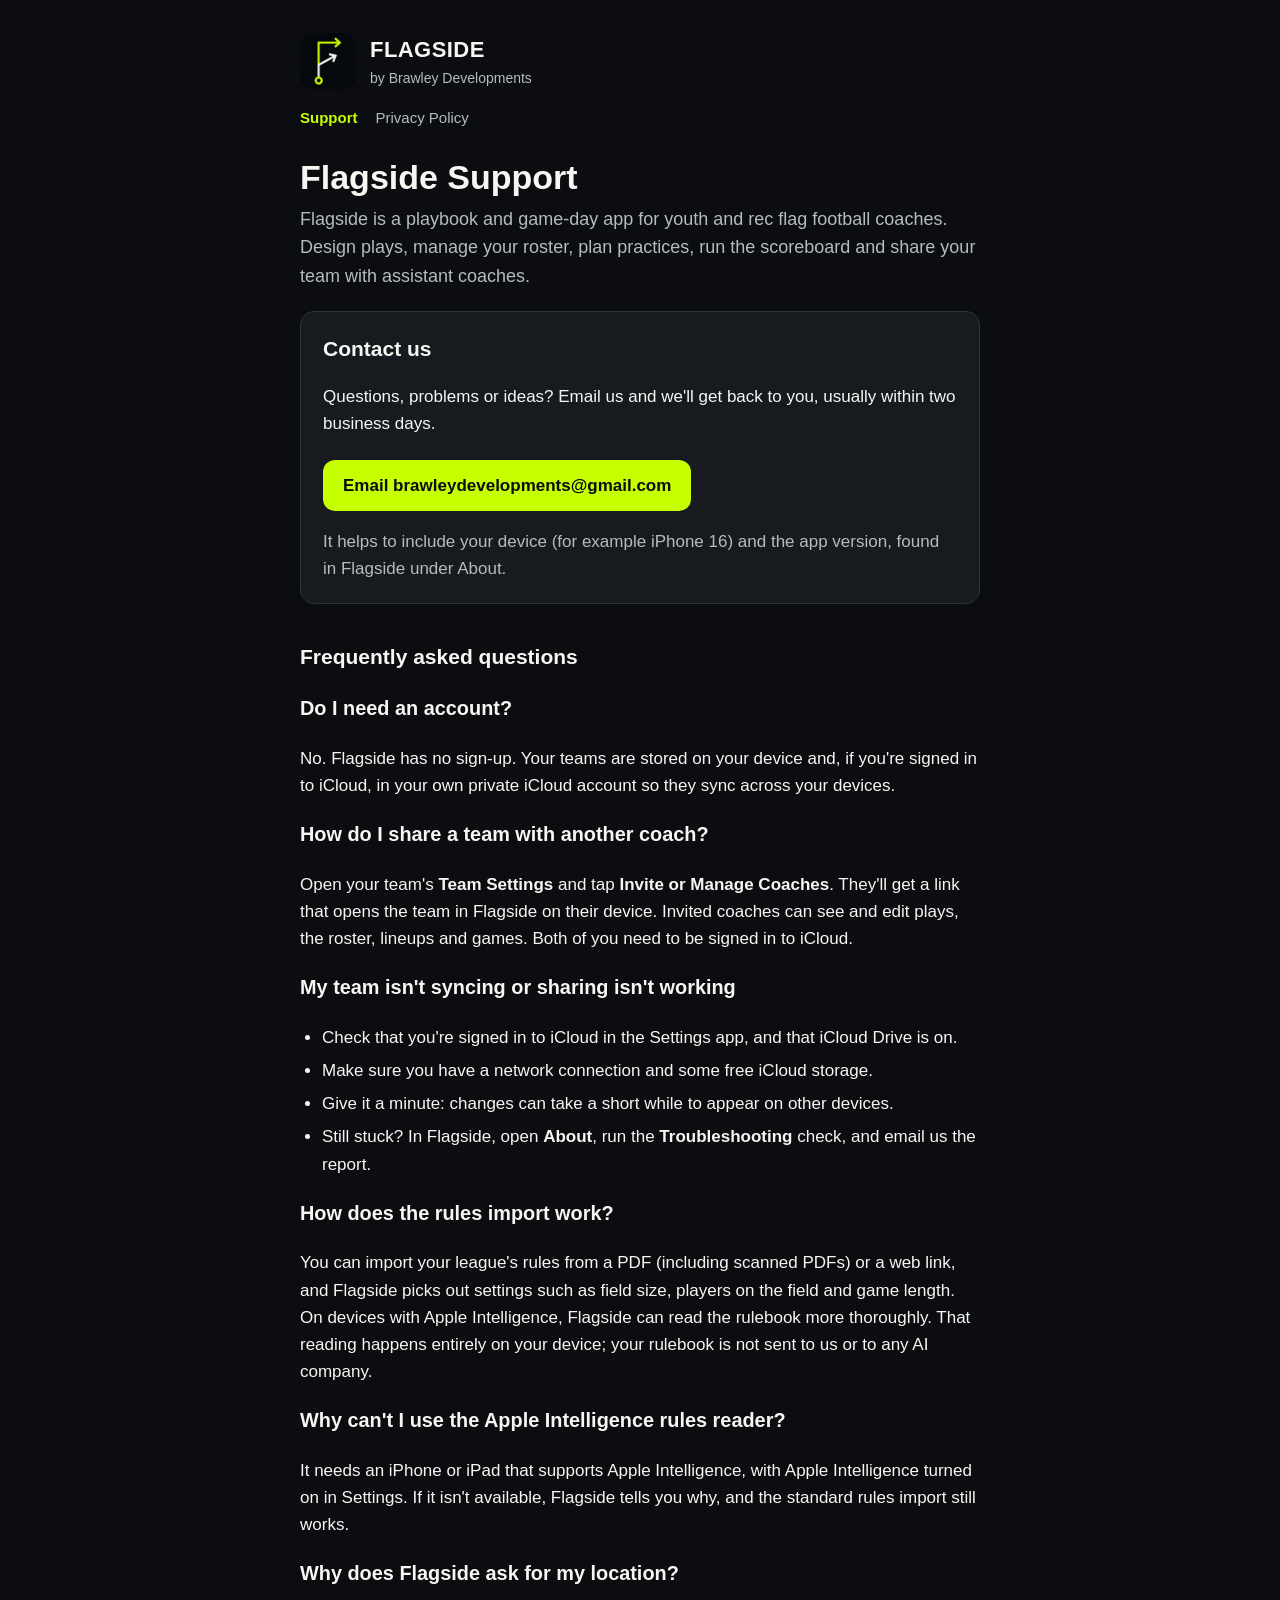
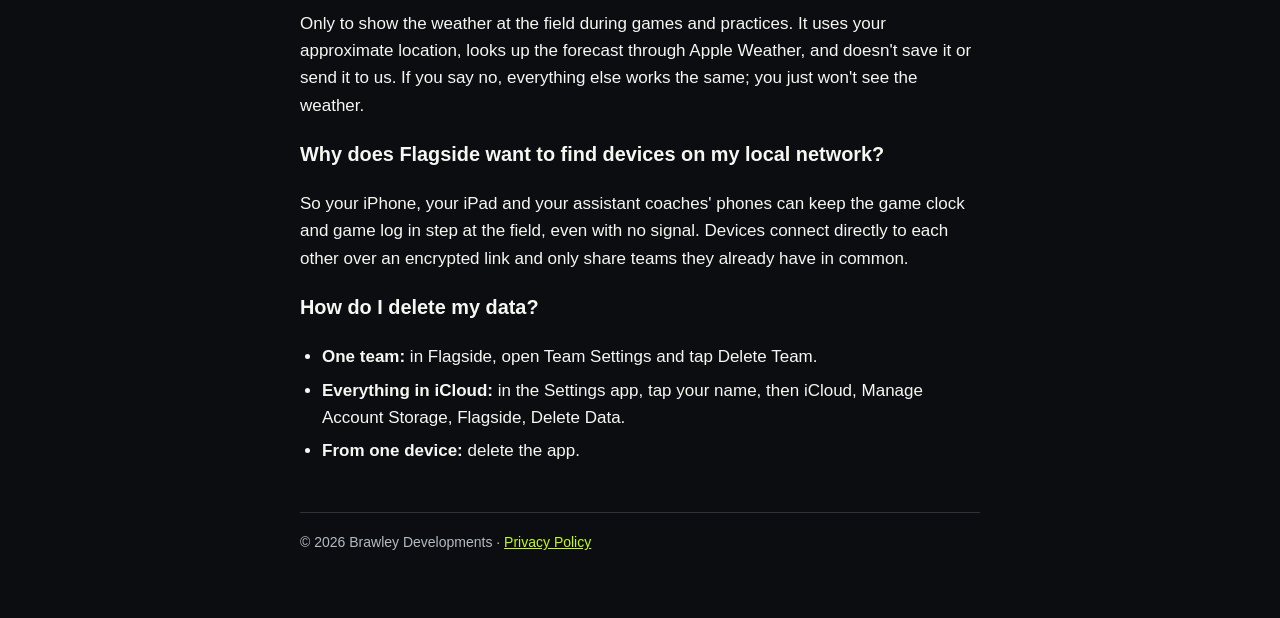
<file: index.html>
<!doctype html>
<html lang="en">
<head>
<meta charset="utf-8">
<meta name="viewport" content="width=device-width, initial-scale=1">
<title>Flagside Support</title>
<meta name="description" content="Help and support for Flagside, the flag football playbook and game-day app for coaches.">
<link rel="icon" href="icon.png">
<link rel="apple-touch-icon" href="icon.png">
<link rel="stylesheet" href="style.css">
</head>
<body>
<div class="wrap">
  <header>
    <img src="icon.png" alt="">
    <div><div class="name">FLAGSIDE</div><div class="by">by Brawley Developments</div></div>
  </header>
  <nav>
    <a href="./" aria-current="page">Support</a>
    <a href="privacy.html">Privacy Policy</a>
  </nav>

  <h1>Flagside Support</h1>
  <p class="lede">Flagside is a playbook and game-day app for youth and rec flag football coaches. Design plays, manage your roster, plan practices, run the scoreboard and share your team with assistant coaches.</p>

  <div class="card">
    <h2>Contact us</h2>
    <p>Questions, problems or ideas? Email us and we'll get back to you, usually within two business days.</p>
    <a class="button" href="mailto:brawleydevelopments@gmail.com?subject=Flagside%20Support">Email brawleydevelopments@gmail.com</a>
    <p class="muted" style="margin-bottom:0">It helps to include your device (for example iPhone 16) and the app version, found in Flagside under About.</p>
  </div>

  <h2>Frequently asked questions</h2>

  <h3>Do I need an account?</h3>
  <p>No. Flagside has no sign-up. Your teams are stored on your device and, if you're signed in to iCloud, in your own private iCloud account so they sync across your devices.</p>

  <h3>How do I share a team with another coach?</h3>
  <p>Open your team's <strong>Team Settings</strong> and tap <strong>Invite or Manage Coaches</strong>. They'll get a link that opens the team in Flagside on their device. Invited coaches can see and edit plays, the roster, lineups and games. Both of you need to be signed in to iCloud.</p>

  <h3>My team isn't syncing or sharing isn't working</h3>
  <ul>
    <li>Check that you're signed in to iCloud in the Settings app, and that iCloud Drive is on.</li>
    <li>Make sure you have a network connection and some free iCloud storage.</li>
    <li>Give it a minute: changes can take a short while to appear on other devices.</li>
    <li>Still stuck? In Flagside, open <strong>About</strong>, run the <strong>Troubleshooting</strong> check, and email us the report.</li>
  </ul>

  <h3>How does the rules import work?</h3>
  <p>You can import your league's rules from a PDF (including scanned PDFs) or a web link, and Flagside picks out settings such as field size, players on the field and game length. On devices with Apple Intelligence, Flagside can read the rulebook more thoroughly. That reading happens entirely on your device; your rulebook is not sent to us or to any AI company.</p>

  <h3>Why can't I use the Apple Intelligence rules reader?</h3>
  <p>It needs an iPhone or iPad that supports Apple Intelligence, with Apple Intelligence turned on in Settings. If it isn't available, Flagside tells you why, and the standard rules import still works.</p>

  <h3>Why does Flagside ask for my location?</h3>
  <p>Only to show the weather at the field during games and practices. It uses your approximate location, looks up the forecast through Apple Weather, and doesn't save it or send it to us. If you say no, everything else works the same; you just won't see the weather.</p>

  <h3>Why does Flagside want to find devices on my local network?</h3>
  <p>So your iPhone, your iPad and your assistant coaches' phones can keep the game clock and game log in step at the field, even with no signal. Devices connect directly to each other over an encrypted link and only share teams they already have in common.</p>

  <h3>How do I delete my data?</h3>
  <ul>
    <li><strong>One team:</strong> in Flagside, open Team Settings and tap Delete Team.</li>
    <li><strong>Everything in iCloud:</strong> in the Settings app, tap your name, then iCloud, Manage Account Storage, Flagside, Delete Data.</li>
    <li><strong>From one device:</strong> delete the app.</li>
  </ul>

  <footer>
    &copy; 2026 Brawley Developments &middot; <a href="privacy.html">Privacy Policy</a>
  </footer>
</div>
</body>
</html>
</file>
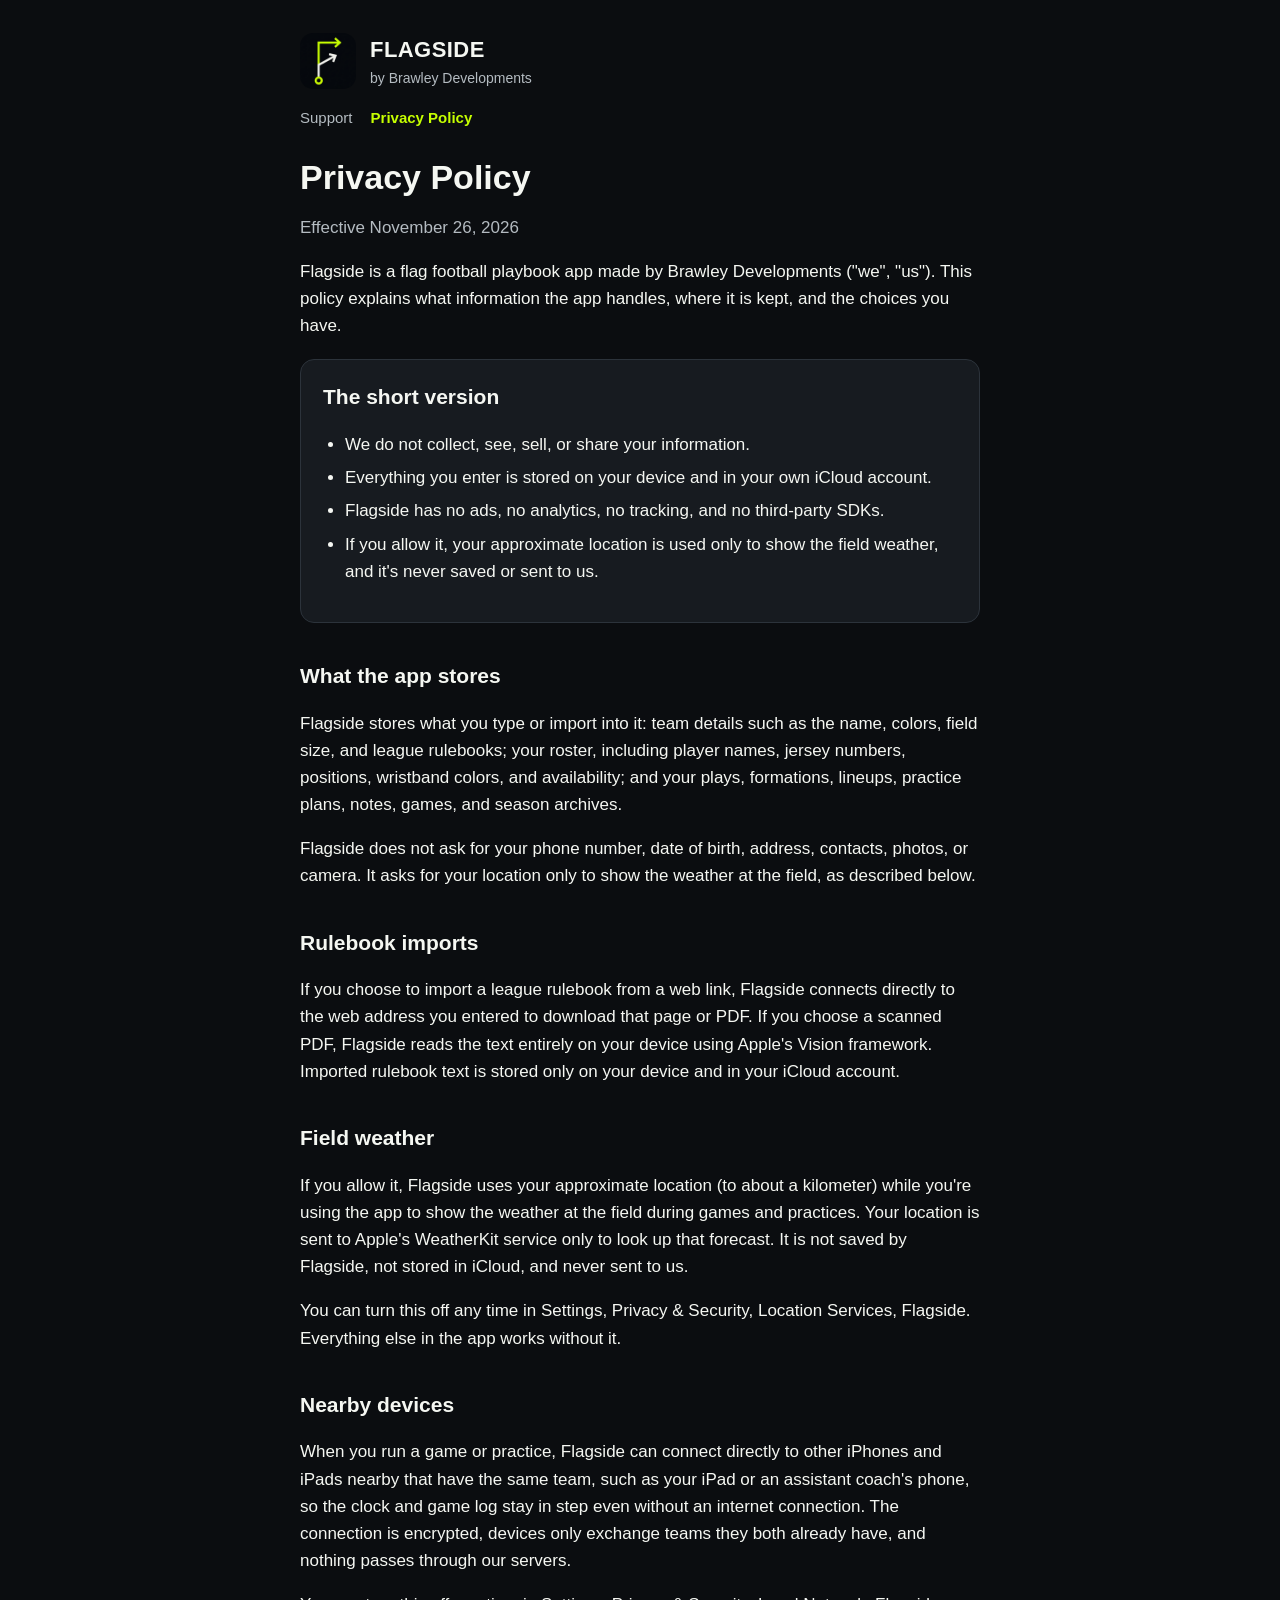
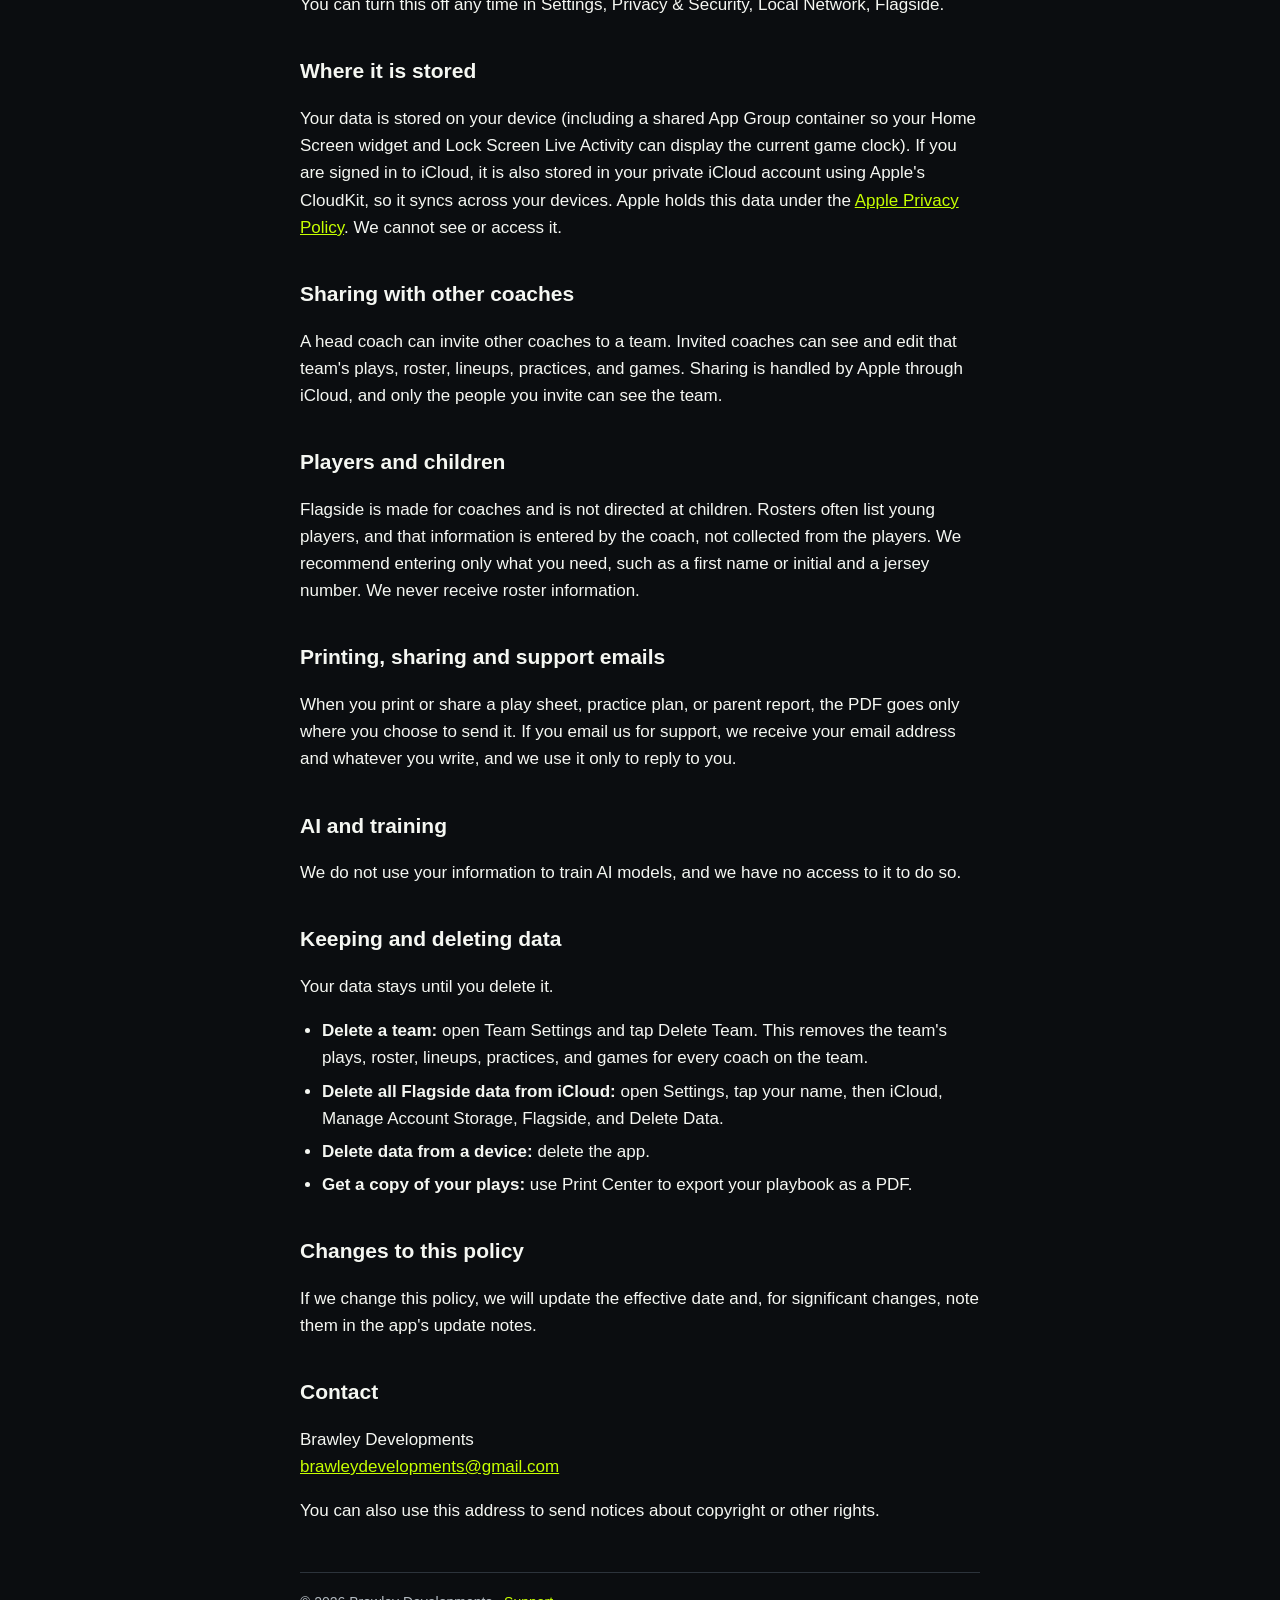
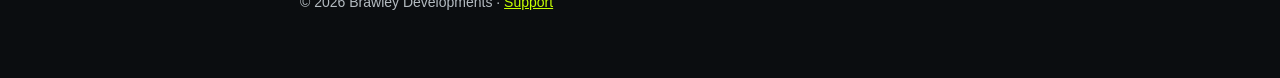
<file: privacy.html>
<!doctype html>
<html lang="en">
<head>
<meta charset="utf-8">
<meta name="viewport" content="width=device-width, initial-scale=1">
<title>Flagside Privacy Policy</title>
<meta name="description" content="Flagside does not collect, see, sell, or share your information.">
<link rel="icon" href="icon.png">
<link rel="apple-touch-icon" href="icon.png">
<link rel="stylesheet" href="style.css">
</head>
<body>
<div class="wrap">
  <header>
    <img src="icon.png" alt="">
    <div><div class="name">FLAGSIDE</div><div class="by">by Brawley Developments</div></div>
  </header>
  <nav>
    <a href="./">Support</a>
    <a href="privacy.html" aria-current="page">Privacy Policy</a>
  </nav>

  <h1>Privacy Policy</h1>
  <p class="muted">Effective November 26, 2026</p>
  <p>Flagside is a flag football playbook app made by Brawley Developments ("we", "us"). This policy explains what information the app handles, where it is kept, and the choices you have.</p>

  <div class="card">
    <h2>The short version</h2>
    <ul>
      <li>We do not collect, see, sell, or share your information.</li>
      <li>Everything you enter is stored on your device and in your own iCloud account.</li>
      <li>Flagside has no ads, no analytics, no tracking, and no third-party SDKs.</li>
      <li>If you allow it, your approximate location is used only to show the field weather, and it's never saved or sent to us.</li>
    </ul>
  </div>

  <h2>What the app stores</h2>
  <p>Flagside stores what you type or import into it: team details such as the name, colors, field size, and league rulebooks; your roster, including player names, jersey numbers, positions, wristband colors, and availability; and your plays, formations, lineups, practice plans, notes, games, and season archives.</p>
  <p>Flagside does not ask for your phone number, date of birth, address, contacts, photos, or camera. It asks for your location only to show the weather at the field, as described below.</p>

  <h2>Rulebook imports</h2>
  <p>If you choose to import a league rulebook from a web link, Flagside connects directly to the web address you entered to download that page or PDF. If you choose a scanned PDF, Flagside reads the text entirely on your device using Apple's Vision framework. Imported rulebook text is stored only on your device and in your iCloud account.</p>

  <h2>Field weather</h2>
  <p>If you allow it, Flagside uses your approximate location (to about a kilometer) while you're using the app to show the weather at the field during games and practices. Your location is sent to Apple's WeatherKit service only to look up that forecast. It is not saved by Flagside, not stored in iCloud, and never sent to us.</p>
  <p>You can turn this off any time in Settings, Privacy &amp; Security, Location Services, Flagside. Everything else in the app works without it.</p>

  <h2>Nearby devices</h2>
  <p>When you run a game or practice, Flagside can connect directly to other iPhones and iPads nearby that have the same team, such as your iPad or an assistant coach's phone, so the clock and game log stay in step even without an internet connection. The connection is encrypted, devices only exchange teams they both already have, and nothing passes through our servers.</p>
  <p>You can turn this off any time in Settings, Privacy &amp; Security, Local Network, Flagside.</p>

  <h2>Where it is stored</h2>
  <p>Your data is stored on your device (including a shared App Group container so your Home Screen widget and Lock Screen Live Activity can display the current game clock). If you are signed in to iCloud, it is also stored in your private iCloud account using Apple's CloudKit, so it syncs across your devices. Apple holds this data under the <a href="https://www.apple.com/legal/privacy/">Apple Privacy Policy</a>. We cannot see or access it.</p>

  <h2>Sharing with other coaches</h2>
  <p>A head coach can invite other coaches to a team. Invited coaches can see and edit that team's plays, roster, lineups, practices, and games. Sharing is handled by Apple through iCloud, and only the people you invite can see the team.</p>

  <h2>Players and children</h2>
  <p>Flagside is made for coaches and is not directed at children. Rosters often list young players, and that information is entered by the coach, not collected from the players. We recommend entering only what you need, such as a first name or initial and a jersey number. We never receive roster information.</p>

  <h2>Printing, sharing and support emails</h2>
  <p>When you print or share a play sheet, practice plan, or parent report, the PDF goes only where you choose to send it. If you email us for support, we receive your email address and whatever you write, and we use it only to reply to you.</p>

  <h2>AI and training</h2>
  <p>We do not use your information to train AI models, and we have no access to it to do so.</p>

  <h2>Keeping and deleting data</h2>
  <p>Your data stays until you delete it.</p>
  <ul>
    <li><strong>Delete a team:</strong> open Team Settings and tap Delete Team. This removes the team's plays, roster, lineups, practices, and games for every coach on the team.</li>
    <li><strong>Delete all Flagside data from iCloud:</strong> open Settings, tap your name, then iCloud, Manage Account Storage, Flagside, and Delete Data.</li>
    <li><strong>Delete data from a device:</strong> delete the app.</li>
    <li><strong>Get a copy of your plays:</strong> use Print Center to export your playbook as a PDF.</li>
  </ul>

  <h2>Changes to this policy</h2>
  <p>If we change this policy, we will update the effective date and, for significant changes, note them in the app's update notes.</p>

  <h2>Contact</h2>
  <p>Brawley Developments<br><a href="mailto:brawleydevelopments@gmail.com">brawleydevelopments@gmail.com</a></p>
  <p>You can also use this address to send notices about copyright or other rights.</p>

  <footer>
    &copy; 2026 Brawley Developments &middot; <a href="./">Support</a>
  </footer>
</div>
</body>
</html>
</file>
<file: style.css>
:root {
  --bg: #0b0d10;
  --surface: #171b20;
  --line: #2c333b;
  --text: #f5f7f2;
  --muted: #b4bbc1;
  --accent: #c6ff00;
}
* { box-sizing: border-box; }
html { -webkit-text-size-adjust: 100%; }
body {
  margin: 0;
  background: var(--bg);
  color: var(--text);
  font: 17px/1.6 -apple-system, BlinkMacSystemFont, "SF Pro Text", "Segoe UI", Roboto, Helvetica, Arial, sans-serif;
}
a { color: var(--accent); }
.wrap { max-width: 720px; margin: 0 auto; padding: 32px 20px 64px; }
header { display: flex; align-items: center; gap: 14px; margin-bottom: 28px; }
header img { width: 56px; height: 56px; border-radius: 13px; }
header .name { font-weight: 800; font-size: 22px; letter-spacing: 0.02em; }
header .by { color: var(--muted); font-size: 14px; }
nav { display: flex; gap: 18px; margin: -12px 0 28px; font-size: 15px; }
nav a { color: var(--muted); text-decoration: none; }
nav a[aria-current="page"] { color: var(--accent); font-weight: 600; }
h1 { font-size: 34px; line-height: 1.15; margin: 0 0 8px; }
h2 { font-size: 21px; margin: 36px 0 8px; }
.lede { color: var(--muted); font-size: 18px; margin-top: 0; }
.card { background: var(--surface); border: 1px solid var(--line); border-radius: 14px; padding: 20px 22px; margin: 20px 0; }
.card h2 { margin-top: 0; }
.button {
  display: inline-block; background: var(--accent); color: #0b0d10; font-weight: 700;
  padding: 12px 20px; border-radius: 12px; text-decoration: none; margin-top: 6px;
}
ul { padding-left: 22px; }
li { margin: 6px 0; }
.muted { color: var(--muted); }
footer { margin-top: 48px; padding-top: 18px; border-top: 1px solid var(--line); color: var(--muted); font-size: 14px; }
@media (max-width: 480px) { h1 { font-size: 28px; } }
</file>
